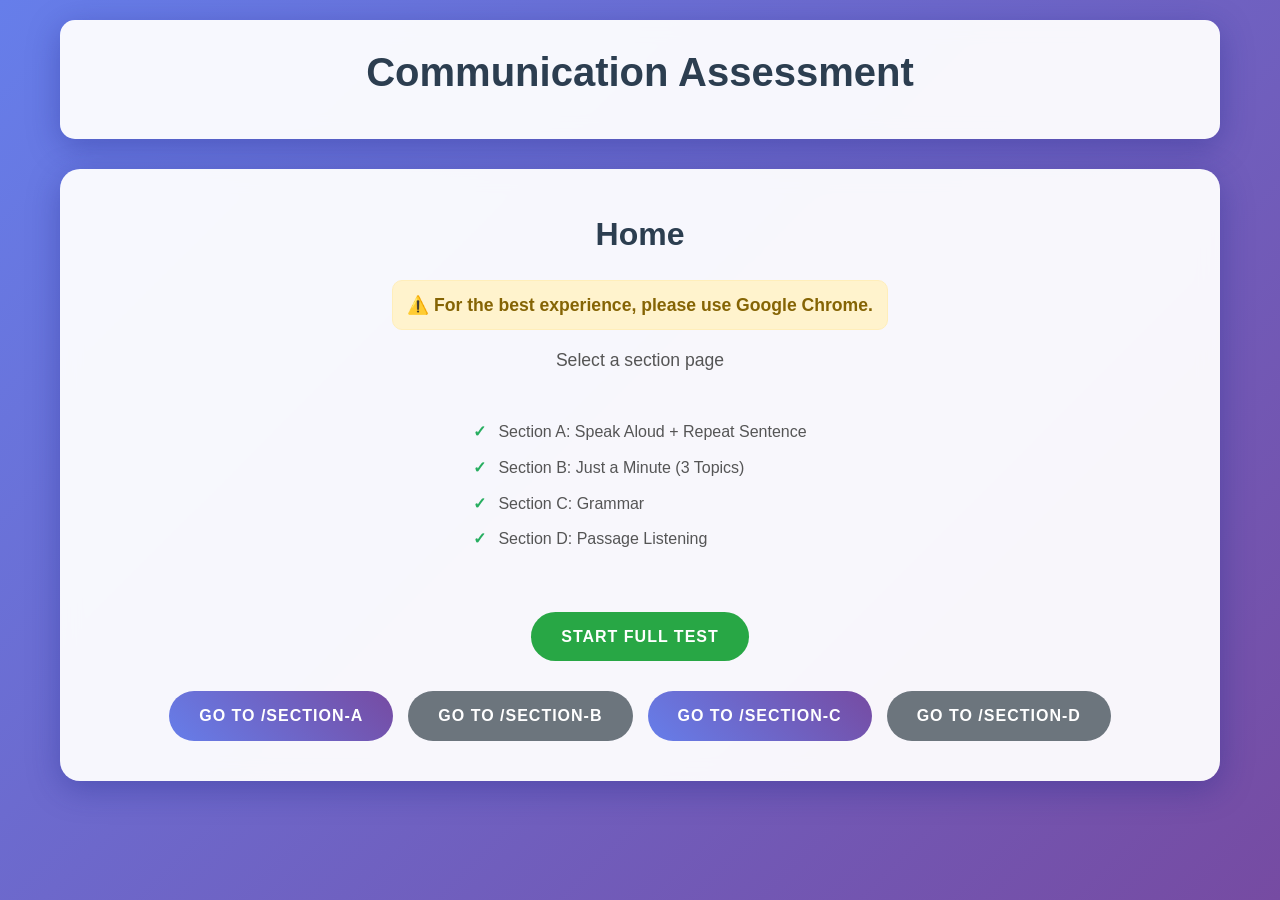
<file: index.html>
<!DOCTYPE html>
<html lang="en">
<head>
    <meta charset="UTF-8">
    <meta name="viewport" content="width=device-width, initial-scale=1.0">
    <meta name="description" content="This is a sample test for Cognizant communicatioin drive.">
    <meta name="keywords" content="Cognizant, communication, sample test, practice test, communication drive">
    <meta name="author" content="Cognizant Communication Practice Test">
    <meta property="og:title" content="Communication Assessment">
    <meta property="og:description" content="This is a sample test for Cognizant communicatioin drive.">
    <meta property="og:type" content="website">
    <title>Communication Assessment</title>
    <link rel="stylesheet" href="style.css">
</head>
<body>
    <div class="container">
        <header>
            <h1>Communication Assessment</h1>
        </header>

        <main>
            <div class="welcome-card screen active" style="display:block;">
                <h2>Home</h2>
                <p class="browser-warning">⚠️ For the best experience, please use Google Chrome.</p>
                <p>Select a section page</p>
                <ul>
                    <li>Section A: Speak Aloud + Repeat Sentence</li>
                    <li>Section B: Just a Minute (3 Topics)</li>
                    <li>Section C: Grammar</li>
                    <li>Section D: Passage Listening</li>
                </ul>
                <div class="action-buttons">
                    <a class="btn btn-success" href="full-test/">Start Full Test</a>
                </div>
                <div class="action-buttons">
                    <a class="btn btn-primary" href="section-a/">Go to /section-a</a>
                    <a class="btn btn-secondary" href="section-b/">Go to /section-b</a>
                    <a class="btn btn-primary" href="section-c/">Go to /section-c</a>
                    <a class="btn btn-secondary" href="section-d/">Go to /section-d</a>
                </div>
            </div>
        </main>
    </div>
</body>
</html>
</file>
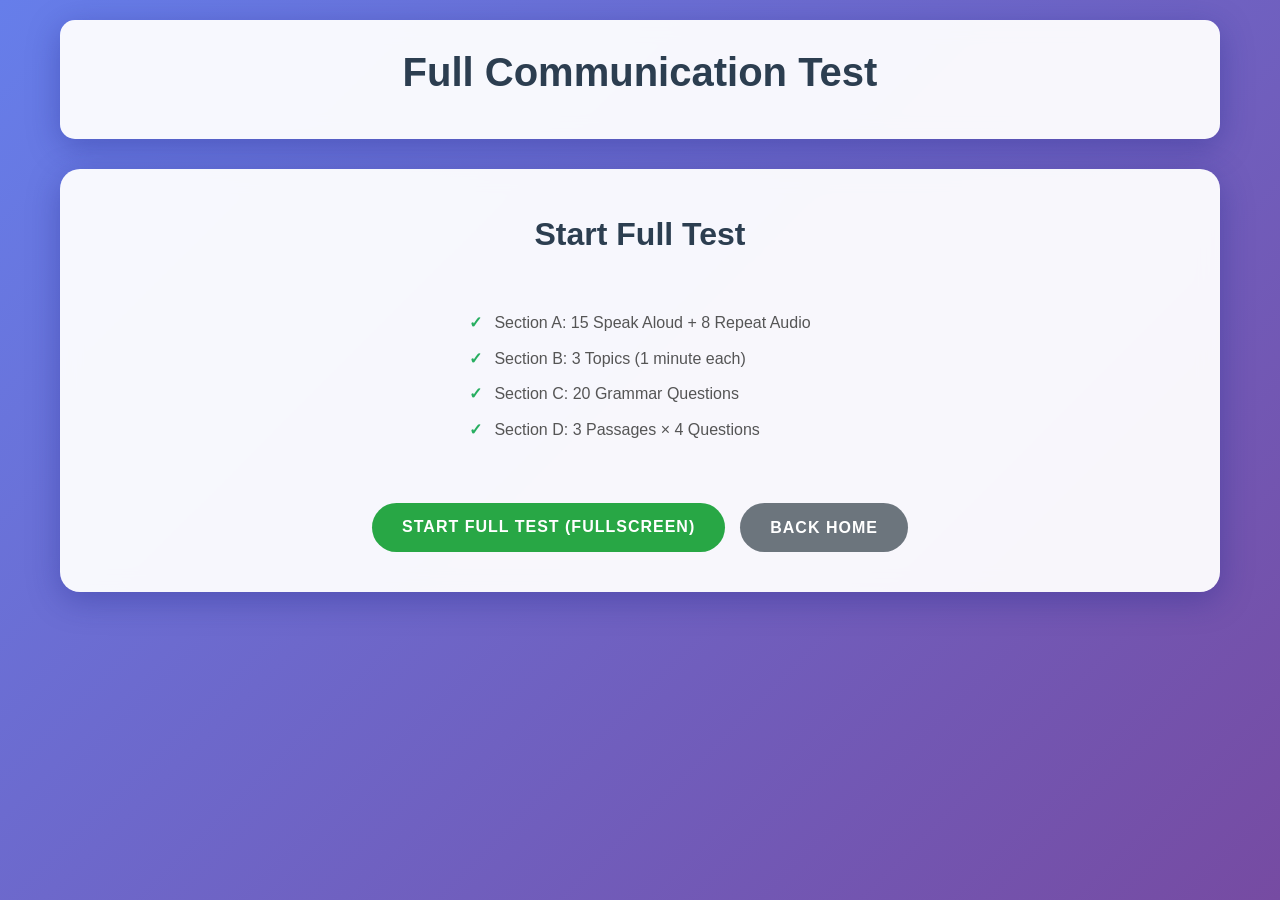
<file: full-test/index.html>
<!DOCTYPE html>
<html lang="en">
<head>
    <meta charset="UTF-8">
    <meta name="viewport" content="width=device-width, initial-scale=1.0">
    <meta name="description" content="This is a sample test for Cognizant communicatioin drive.">
    <meta name="keywords" content="Cognizant, communication, sample test, practice test, communication drive">
    <meta name="author" content="Cognizant Communication Practice Test">
    <meta property="og:title" content="Full Test">
    <meta property="og:description" content="This is a sample test for Cognizant communicatioin drive.">
    <meta property="og:type" content="website">
    <title>Full Test</title>
    <link rel="stylesheet" href="../style.css">
</head>
<body>
    <div class="container">
        <header>
            <h1>Full Communication Test</h1>
            <div class="test-info" id="test-info" style="display: none;">
                <span id="section-counter">Section</span>
                <div class="timer" id="timer">Time: 00:00</div>
            </div>
        </header>

        <main>
            <div id="start-screen" class="screen active">
                <div class="welcome-card">
                    <h2>Start Full Test</h2>
                    <ul>
                        <li>Section A: 15 Speak Aloud + 8 Repeat Audio</li>
                        <li>Section B: 3 Topics (1 minute each)</li>
                        <li>Section C: 20 Grammar Questions</li>
                        <li>Section D: 3 Passages × 4 Questions</li>
                    </ul>
                    <div class="action-buttons">
                        <button id="start-full-test" class="btn btn-success">Start Full Test (Fullscreen)</button>
                        <a class="btn btn-secondary" href="../">Back Home</a>
                    </div>

                    <div style="display:none;">
                        <button id="start-section-a"></button>
                        <button id="start-section-b"></button>
                        <button id="start-section-c"></button>
                        <button id="start-section-d"></button>
                    </div>
                </div>
            </div>

            <div id="section-a-screen" class="screen" style="display: none;">
                <div class="question-card">
                    <div class="question-header">
                        <h3 id="section-a-title">Section A</h3>
                        <p id="section-a-counter">Question 1 of 23</p>
                    </div>

                    <div id="section-a-prompt" class="answer-feedback" style="display: block;"></div>

                    <div class="navigation-buttons">
                        <button id="section-a-play" class="btn btn-primary">Play Audio</button>
                        <button id="section-a-record" class="btn btn-secondary">Record</button>
                    </div>

                    <div id="section-a-feedback" class="answer-feedback" style="display: none;"></div>

                    <div class="navigation-buttons">
                        <button id="section-a-next" class="btn btn-primary">Next</button>
                        <button id="section-a-finish" class="btn btn-success" style="display: none;">Finish Section A</button>
                    </div>
                </div>
            </div>

            <div id="section-b-screen" class="screen" style="display: none;">
                <div class="question-card">
                    <div class="question-header">
                        <h3 id="section-b-title">Section B - Just a Minute</h3>
                        <p id="section-b-counter">Topic 1 of 3</p>
                    </div>

                    <div class="answer-feedback" style="display: block;">
                        <p id="section-b-topic"></p>
                        <p id="section-b-time-left"><strong>Time Left:</strong> 60s</p>
                    </div>

                    <div class="navigation-buttons">
                        <button id="section-b-record" class="btn btn-primary">Start 1 Minute Recording</button>
                    </div>

                    <div id="section-b-feedback" class="answer-feedback" style="display: none;"></div>

                    <div class="navigation-buttons">
                        <button id="section-b-next" class="btn btn-primary">Next</button>
                        <button id="section-b-finish" class="btn btn-success" style="display: none;">Finish Section B</button>
                    </div>
                </div>
            </div>

            <div id="section-c-screen" class="screen" style="display: none;">
                <div class="question-card">
                    <div class="question-header">
                        <h3 id="section-c-question">Question</h3>
                        <p id="section-c-counter">Question 1 of 20</p>
                        <p id="section-c-topic"></p>
                    </div>

                    <div class="options-container">
                        <div class="option" data-option="0">
                            <input type="radio" name="section-c-answer" id="section-c-option0" value="0">
                            <label for="section-c-option0" id="section-c-label0">Option A</label>
                        </div>
                        <div class="option" data-option="1">
                            <input type="radio" name="section-c-answer" id="section-c-option1" value="1">
                            <label for="section-c-option1" id="section-c-label1">Option B</label>
                        </div>
                        <div class="option" data-option="2">
                            <input type="radio" name="section-c-answer" id="section-c-option2" value="2">
                            <label for="section-c-option2" id="section-c-label2">Option C</label>
                        </div>
                        <div class="option" data-option="3">
                            <input type="radio" name="section-c-answer" id="section-c-option3" value="3">
                            <label for="section-c-option3" id="section-c-label3">Option D</label>
                        </div>
                    </div>

                    <div id="section-c-feedback" class="answer-feedback" style="display: none;"></div>

                    <div class="navigation-buttons">
                        <button id="section-c-prev" class="btn btn-secondary">Previous</button>
                        <button id="section-c-next" class="btn btn-primary">Next</button>
                        <button id="section-c-finish" class="btn btn-success" style="display: none;">Finish Section C</button>
                    </div>
                </div>
            </div>

            <div id="section-d-screen" class="screen" style="display: none;">
                <div class="question-card">
                    <div class="question-header">
                        <h3 id="section-d-title">Section D</h3>
                        <p id="section-d-counter">Passage 1 - Question 1 of 4</p>
                    </div>

                    <div class="answer-feedback" style="display: block;">
                        <p id="section-d-instruction">Listen to the passage audio and answer the question.</p>
                    </div>

                    <div class="navigation-buttons">
                        <button id="section-d-play" class="btn btn-primary">Play Passage Audio</button>
                    </div>

                    <h3 id="section-d-question"></h3>
                    <div class="options-container">
                        <div class="option" data-d-option="0">
                            <input type="radio" name="section-d-answer" id="section-d-option0" value="0">
                            <label for="section-d-option0" id="section-d-label0">Option A</label>
                        </div>
                        <div class="option" data-d-option="1">
                            <input type="radio" name="section-d-answer" id="section-d-option1" value="1">
                            <label for="section-d-option1" id="section-d-label1">Option B</label>
                        </div>
                        <div class="option" data-d-option="2">
                            <input type="radio" name="section-d-answer" id="section-d-option2" value="2">
                            <label for="section-d-option2" id="section-d-label2">Option C</label>
                        </div>
                        <div class="option" data-d-option="3">
                            <input type="radio" name="section-d-answer" id="section-d-option3" value="3">
                            <label for="section-d-option3" id="section-d-label3">Option D</label>
                        </div>
                    </div>

                    <div class="navigation-buttons">
                        <button id="section-d-next" class="btn btn-primary">Next</button>
                        <button id="section-d-finish" class="btn btn-success" style="display: none;">Finish Section D</button>
                    </div>
                </div>
            </div>

            <div id="results-screen" class="screen" style="display: none;">
                <div class="results-card">
                    <h2 id="results-title">Section Completed</h2>
                    <div class="score-display">
                        <div class="score-circle" id="results-circle">
                            <span id="results-percent">0%</span>
                        </div>
                        <div class="score-details">
                            <p>Score: <span id="results-score">0</span> / <span id="results-total">0</span></p>
                            <p>Percentage: <span id="results-percentage">0</span>%</p>
                        </div>
                    </div>
                    <div id="full-test-summary" class="answer-feedback" style="display:none;"></div>
                    <div class="action-buttons">
                        <button id="results-next" class="btn btn-primary" style="display:none;">Continue</button>
                        <button id="results-home" class="btn btn-secondary">Back to Home</button>
                    </div>
                </div>
            </div>
        </main>
    </div>

    <script src="../script.js"></script>
</body>
</html>
</file>
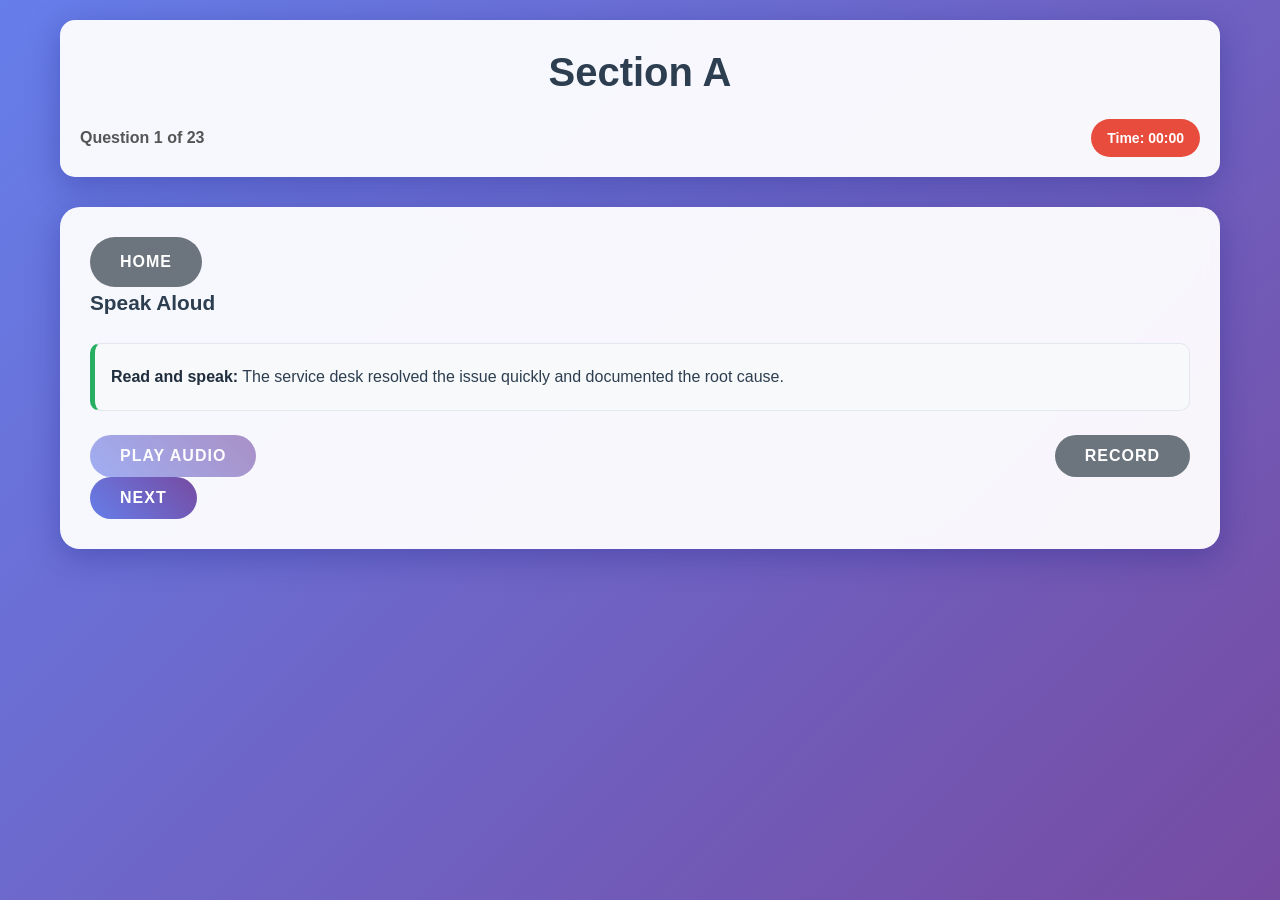
<file: section-a/index.html>
<!DOCTYPE html>
<html lang="en">
<head>
  <meta charset="UTF-8">
  <meta name="viewport" content="width=device-width, initial-scale=1.0">
  <meta name="description" content="This is a sample test for Cognizant communicatioin drive.">
  <meta name="keywords" content="Cognizant, communication, sample test, practice test, communication drive">
  <meta name="author" content="Cognizant Communication Practice Test">
  <meta property="og:title" content="Section A">
  <meta property="og:description" content="This is a sample test for Cognizant communicatioin drive.">
  <meta property="og:type" content="website">
  <title>Section A</title>
  <link rel="stylesheet" href="../style.css">
</head>
<body>
  <div class="container">
    <header>
      <h1>Section A</h1>
      <div class="test-info" style="display:flex;">
        <span id="counter">Question 1 of 23</span>
        <div class="timer" id="timer">Time: 00:00</div>
      </div>
    </header>

    <main>
      <div class="question-card">
        <p><a href="../" class="btn btn-secondary">Home</a></p>
        <div class="question-header">
          <h3 id="prompt-title">Prompt</h3>
        </div>

        <div id="prompt-box" class="answer-feedback" style="display:block;"></div>

        <div class="navigation-buttons">
          <button id="play-btn" class="btn btn-primary">Play Audio</button>
          <button id="record-btn" class="btn btn-secondary">Record</button>
        </div>

        <div id="feedback" class="answer-feedback" style="display:none;"></div>

        <div class="navigation-buttons">
          <button id="next-btn" class="btn btn-primary">Next</button>
          <button id="finish-btn" class="btn btn-success" style="display:none;">Finish</button>
        </div>
      </div>
    </main>
  </div>

  <script src="section-a.js"></script>
</body>
</html>
</file>
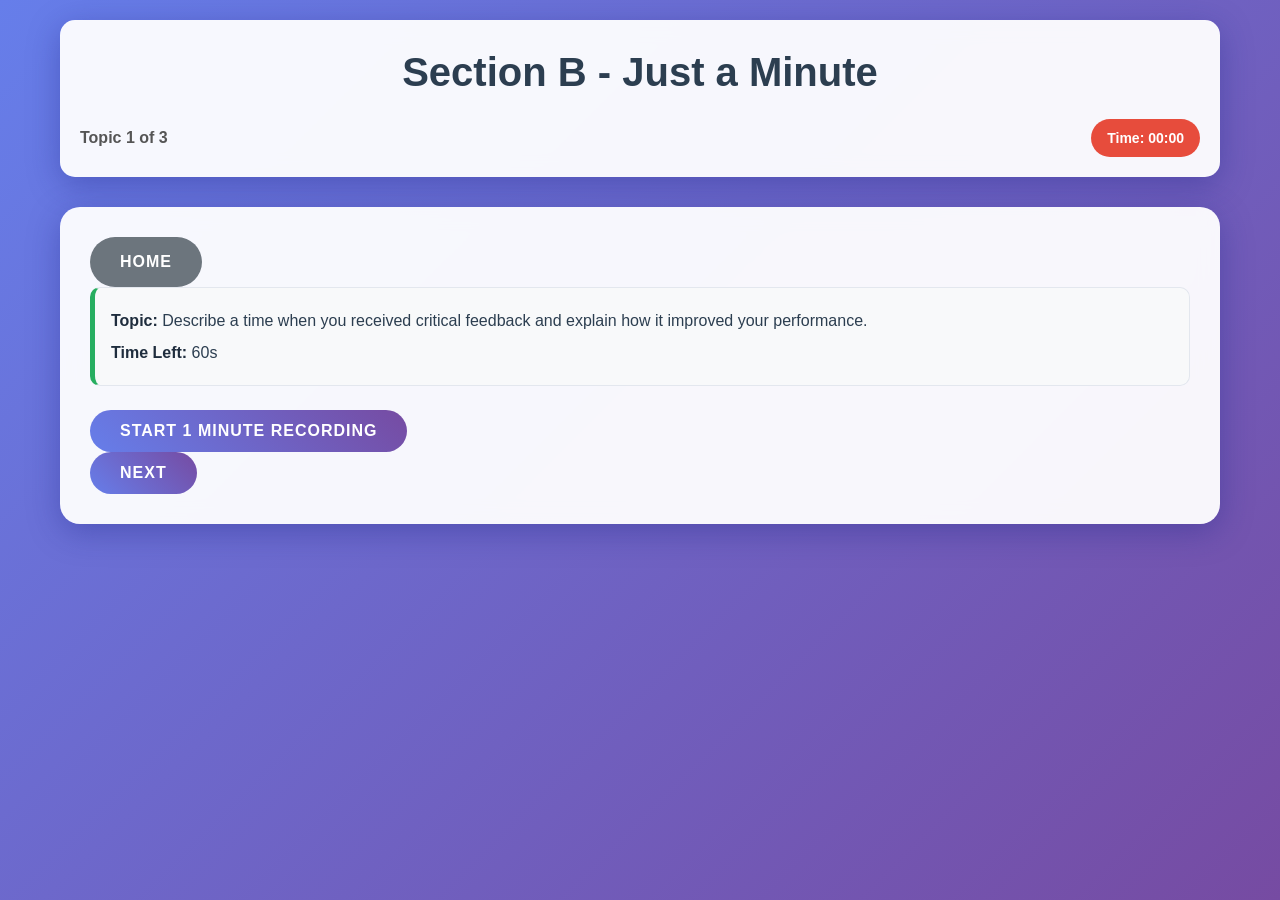
<file: section-b/index.html>
<!DOCTYPE html>
<html lang="en">
<head>
  <meta charset="UTF-8">
  <meta name="viewport" content="width=device-width, initial-scale=1.0">
  <meta name="description" content="This is a sample test for Cognizant communicatioin drive.">
  <meta name="keywords" content="Cognizant, communication, sample test, practice test, communication drive">
  <meta name="author" content="Cognizant Communication Practice Test">
  <meta property="og:title" content="Section B">
  <meta property="og:description" content="This is a sample test for Cognizant communicatioin drive.">
  <meta property="og:type" content="website">
  <title>Section B</title>
  <link rel="stylesheet" href="../style.css">
</head>
<body>
  <div class="container">
    <header>
      <h1>Section B - Just a Minute</h1>
      <div class="test-info" style="display:flex;">
        <span id="counter">Topic 1 of 3</span>
        <div class="timer" id="timer">Time: 00:00</div>
      </div>
    </header>

    <main>
      <div class="question-card">
        <p><a href="../" class="btn btn-secondary">Home</a></p>
        <div class="answer-feedback" style="display:block;">
          <p id="topic"></p>
          <p id="left"><strong>Time Left:</strong> 60s</p>
        </div>

        <div class="navigation-buttons">
          <button id="record-btn" class="btn btn-primary">Start 1 Minute Recording</button>
        </div>

        <div id="feedback" class="answer-feedback" style="display:none;"></div>

        <div class="navigation-buttons">
          <button id="next-btn" class="btn btn-primary">Next</button>
          <button id="finish-btn" class="btn btn-success" style="display:none;">Finish</button>
        </div>
      </div>
    </main>
  </div>

  <script src="section-b.js"></script>
</body>
</html>
</file>
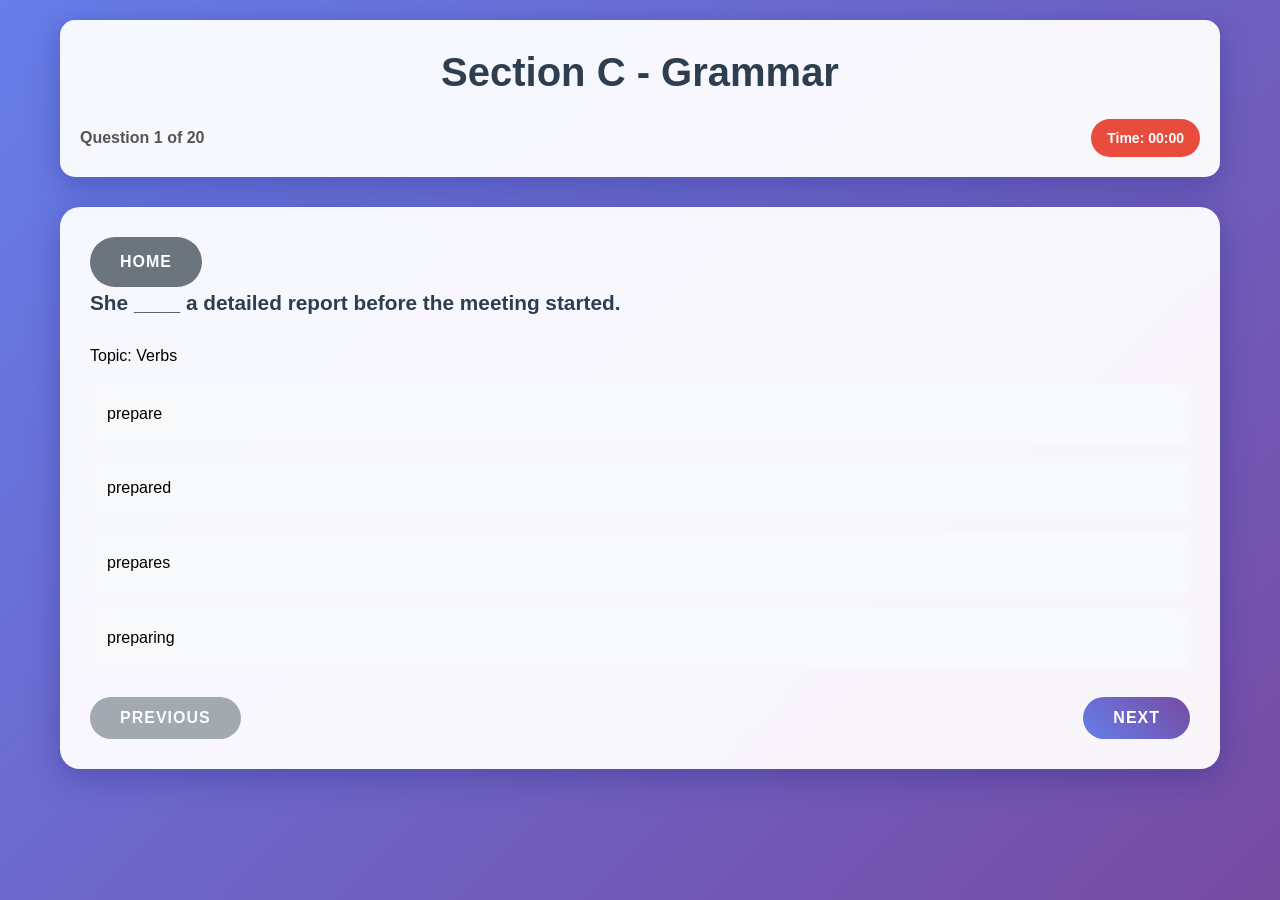
<file: section-c/index.html>
<!DOCTYPE html>
<html lang="en">
<head>
  <meta charset="UTF-8">
  <meta name="viewport" content="width=device-width, initial-scale=1.0">
  <meta name="description" content="This is a sample test for Cognizant communicatioin drive.">
  <meta name="keywords" content="Cognizant, communication, sample test, practice test, communication drive">
  <meta name="author" content="Cognizant Communication Practice Test">
  <meta property="og:title" content="Section C">
  <meta property="og:description" content="This is a sample test for Cognizant communicatioin drive.">
  <meta property="og:type" content="website">
  <title>Section C</title>
  <link rel="stylesheet" href="../style.css">
</head>
<body>
  <div class="container">
    <header>
      <h1>Section C - Grammar</h1>
      <div class="test-info" style="display:flex;">
        <span id="counter">Question 1 of 20</span>
        <div class="timer" id="timer">Time: 00:00</div>
      </div>
    </header>

    <main>
      <div class="question-card">
        <p><a href="../" class="btn btn-secondary">Home</a></p>
        <div class="question-header">
          <h3 id="question">Question</h3>
          <p id="topic"></p>
        </div>

        <div class="options-container">
          <div class="option" data-option="0"><input type="radio" name="ans" id="o0" value="0"><label for="o0" id="l0">A</label></div>
          <div class="option" data-option="1"><input type="radio" name="ans" id="o1" value="1"><label for="o1" id="l1">B</label></div>
          <div class="option" data-option="2"><input type="radio" name="ans" id="o2" value="2"><label for="o2" id="l2">C</label></div>
          <div class="option" data-option="3"><input type="radio" name="ans" id="o3" value="3"><label for="o3" id="l3">D</label></div>
        </div>

        <div id="feedback" class="answer-feedback" style="display:none;"></div>

        <div class="navigation-buttons">
          <button id="prev-btn" class="btn btn-secondary">Previous</button>
          <button id="next-btn" class="btn btn-primary">Next</button>
          <button id="finish-btn" class="btn btn-success" style="display:none;">Finish</button>
        </div>
      </div>
    </main>
  </div>

  <script src="section-c.js"></script>
</body>
</html>
</file>
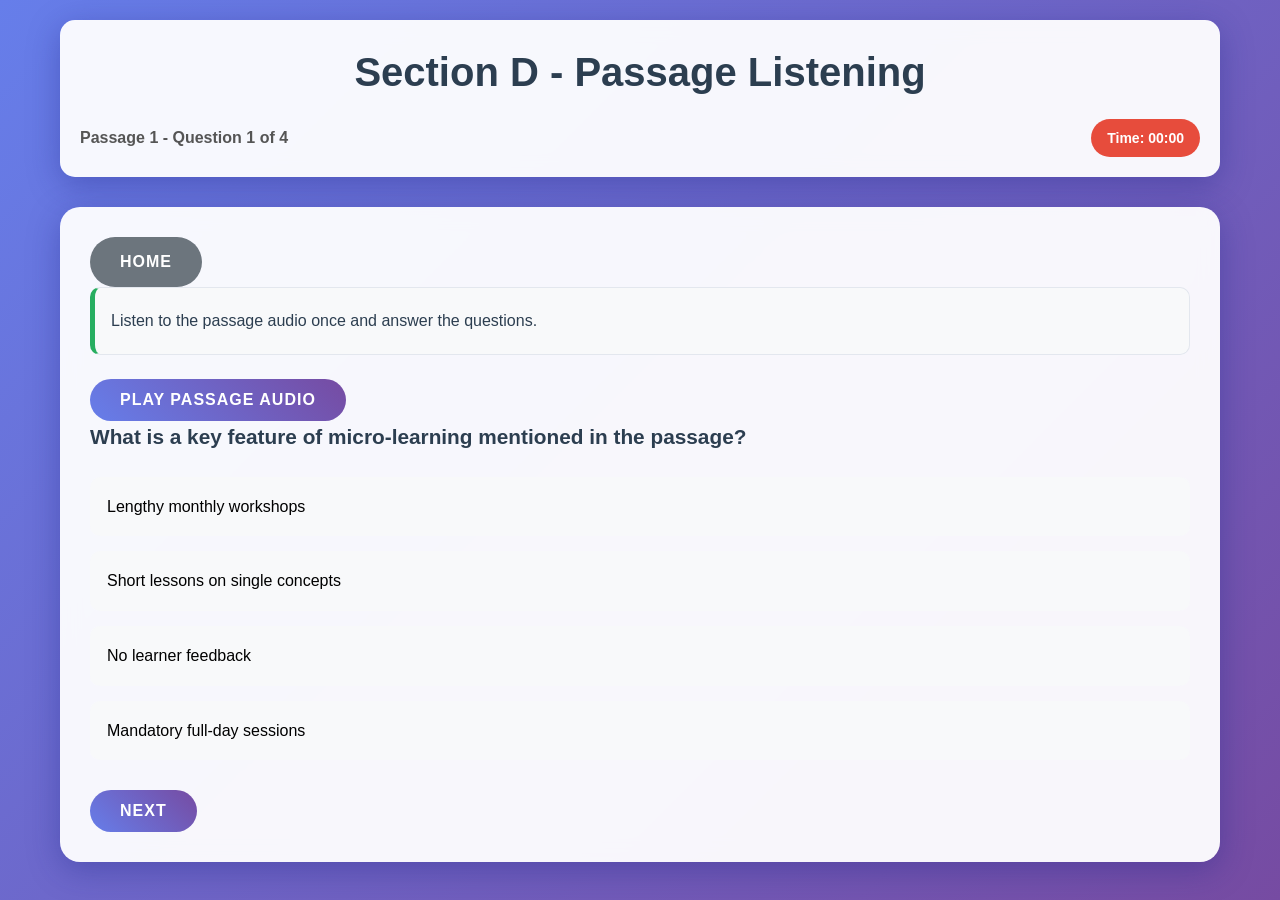
<file: section-d/index.html>
<!DOCTYPE html>
<html lang="en">
<head>
  <meta charset="UTF-8">
  <meta name="viewport" content="width=device-width, initial-scale=1.0">
  <meta name="description" content="This is a sample test for Cognizant communicatioin drive.">
  <meta name="keywords" content="Cognizant, communication, sample test, practice test, communication drive">
  <meta name="author" content="Cognizant Communication Practice Test">
  <meta property="og:title" content="Section D">
  <meta property="og:description" content="This is a sample test for Cognizant communicatioin drive.">
  <meta property="og:type" content="website">
  <title>Section D</title>
  <link rel="stylesheet" href="../style.css">
</head>
<body>
  <div class="container">
    <header>
      <h1>Section D - Passage Listening</h1>
      <div class="test-info" style="display:flex;">
        <span id="counter">Passage 1 - Q1</span>
        <div class="timer" id="timer">Time: 00:00</div>
      </div>
    </header>

    <main>
      <div class="question-card">
        <p><a href="../" class="btn btn-secondary">Home</a></p>
        <div class="answer-feedback" style="display:block;">
          <p>Listen to the passage audio once and answer the questions.</p>
        </div>
        <div class="navigation-buttons">
          <button id="play-btn" class="btn btn-primary">Play Passage Audio</button>
        </div>

        <div class="question-header"><h3 id="question">Question</h3></div>

        <div class="options-container">
          <div class="option" data-option="0"><input type="radio" name="ans" id="o0" value="0"><label for="o0" id="l0">A</label></div>
          <div class="option" data-option="1"><input type="radio" name="ans" id="o1" value="1"><label for="o1" id="l1">B</label></div>
          <div class="option" data-option="2"><input type="radio" name="ans" id="o2" value="2"><label for="o2" id="l2">C</label></div>
          <div class="option" data-option="3"><input type="radio" name="ans" id="o3" value="3"><label for="o3" id="l3">D</label></div>
        </div>

        <div class="navigation-buttons">
          <button id="next-btn" class="btn btn-primary">Next</button>
          <button id="finish-btn" class="btn btn-success" style="display:none;">Finish</button>
        </div>
      </div>
    </main>
  </div>

  <script src="section-d.js"></script>
</body>
</html>
</file>
<file: style.css>
* {
    margin: 0;
    padding: 0;
    box-sizing: border-box;
}

body {
    font-family: 'Segoe UI', Tahoma, Geneva, Verdana, sans-serif;
    background: linear-gradient(135deg, #667eea 0%, #764ba2 100%);
    min-height: 100vh;
    line-height: 1.6;
}

.container {
    max-width: 1200px;
    margin: 0 auto;
    padding: 20px;
}

header {
    background: rgba(255, 255, 255, 0.95);
    backdrop-filter: blur(10px);
    border-radius: 15px;
    padding: 20px;
    margin-bottom: 30px;
    box-shadow: 0 8px 32px rgba(31, 38, 135, 0.37);
}

header h1 {
    color: #2c3e50;
    text-align: center;
    margin-bottom: 15px;
    font-size: 2.5em;
}

.test-info {
    display: flex;
    justify-content: space-between;
    align-items: center;
    font-weight: 600;
    color: #555;
}

.timer {
    background: #e74c3c;
    color: white;
    padding: 8px 16px;
    border-radius: 20px;
    font-size: 14px;
}

/* Screen Management */
.screen {
    display: none;
}

.screen.active {
    display: block;
}

/* Welcome Screen */
.welcome-card {
    background: rgba(255, 255, 255, 0.95);
    backdrop-filter: blur(10px);
    border-radius: 20px;
    padding: 40px;
    text-align: center;
    box-shadow: 0 8px 32px rgba(31, 38, 135, 0.37);
}

.welcome-card h2 {
    color: #2c3e50;
    margin-bottom: 20px;
    font-size: 2em;
}

.welcome-card p {
    color: #555;
    margin-bottom: 15px;
    font-size: 1.1em;
}

.welcome-card .browser-warning {
    display: inline-block;
    background: #fff3cd;
    color: #856404;
    border: 1px solid #ffeeba;
    border-radius: 10px;
    padding: 10px 14px;
    margin-bottom: 16px;
    font-weight: 600;
}

.welcome-card ul {
    list-style: none;
    text-align: left;
    display: inline-block;
    margin: 20px 0;
}

.welcome-card li {
    color: #555;
    margin: 10px 0;
    padding-left: 25px;
    position: relative;
}

.welcome-card li::before {
    content: "✓";
    position: absolute;
    left: 0;
    color: #27ae60;
    font-weight: bold;
}

/* Question Screen */
#question-screen {
    display: grid;
    grid-template-columns: 1fr 280px;
    gap: 25px;
    align-items: start;
}

.question-card {
    background: rgba(255, 255, 255, 0.95);
    backdrop-filter: blur(10px);
    border-radius: 20px;
    padding: 30px;
    box-shadow: 0 8px 32px rgba(31, 38, 135, 0.37);
}

.question-header h3 {
    color: #2c3e50;
    margin-bottom: 25px;
    font-size: 1.3em;
    line-height: 1.5;
}

#speaking-counter {
    color: #555;
    margin-top: -10px;
    margin-bottom: 20px;
    font-weight: 600;
}

.options-container {
    margin-bottom: 30px;
}

.option {
    background: #f8f9fa;
    margin: 15px 0;
    padding: 15px;
    border-radius: 10px;
    border: 2px solid transparent;
    transition: all 0.3s ease;
    cursor: pointer;
}

.option:hover {
    background: #e9ecef;
    border-color: #667eea;
}

.option.selected {
    background: #667eea;
    color: white;
    border-color: #667eea;
}

.option.option-correct,
.option.option-correct-answer {
    background: #d4edda;
    color: #155724;
    border-color: #27ae60;
}

.option.option-wrong {
    background: #f8d7da;
    color: #721c24;
    border-color: #e74c3c;
}

.option.option-correct-answer {
    display: flex;
    align-items: center;
    justify-content: space-between;
}

.option.option-correct-answer::after {
    content: "✓";
    font-size: 18px;
    font-weight: 700;
    color: #1e7e34;
}

.option input[type="radio"] {
    display: none;
}

.option label {
    cursor: pointer;
    font-weight: 500;
    display: block;
    width: 100%;
}

.answer-feedback {
    background: #f8f9fa;
    border: 1px solid #e3e7ee;
    border-left: 5px solid #27ae60;
    border-radius: 10px;
    padding: 14px 16px;
    margin-bottom: 24px;
}

.answer-feedback p {
    margin: 6px 0;
    color: #2c3e50;
}

.answer-feedback strong {
    color: #1f2d3d;
}

#speaking-feedback {
    margin-top: 20px;
}

.manual-input {
    width: 100%;
    padding: 10px 12px;
    border: 1px solid #d3d9e3;
    border-radius: 8px;
    font-size: 15px;
    color: #2c3e50;
}

.manual-input:focus {
    outline: none;
    border-color: #667eea;
}

.navigation-buttons {
    display: flex;
    justify-content: space-between;
    gap: 15px;
}

/* Question Navigation */
.question-nav {
    background: rgba(255, 255, 255, 0.95);
    backdrop-filter: blur(10px);
    border-radius: 20px;
    padding: 25px;
    height: fit-content;
    box-shadow: 0 8px 32px rgba(31, 38, 135, 0.37);
}

.question-nav h4 {
    color: #2c3e50;
    margin-bottom: 20px;
    text-align: center;
}

.question-grid {
    display: grid;
    grid-template-columns: repeat(5, 1fr);
    gap: 10px;
}

.question-number {
    width: 40px;
    height: 40px;
    border: 2px solid #ddd;
    border-radius: 50%;
    display: flex;
    align-items: center;
    justify-content: center;
    cursor: pointer;
    font-weight: bold;
    color: #555;
    background: white;
    transition: all 0.3s ease;
}

.question-number:hover {
    border-color: #667eea;
    color: #667eea;
}

.question-number.answered {
    background: #27ae60;
    color: white;
    border-color: #27ae60;
}

.question-number.current {
    background: #667eea;
    color: white;
    border-color: #667eea;
}

/* Results Screen */
.results-card {
    background: rgba(255, 255, 255, 0.95);
    backdrop-filter: blur(10px);
    border-radius: 20px;
    padding: 40px;
    text-align: center;
    box-shadow: 0 8px 32px rgba(31, 38, 135, 0.37);
}

.results-card h2 {
    color: #2c3e50;
    margin-bottom: 30px;
    font-size: 2.2em;
}

.score-display {
    display: flex;
    justify-content: center;
    align-items: center;
    gap: 40px;
    margin-bottom: 30px;
}

.score-circle {
    width: 150px;
    height: 150px;
    border-radius: 50%;
    background: conic-gradient(#27ae60 0%, #27ae60 var(--percentage, 0%), #e9ecef var(--percentage, 0%));
    display: flex;
    align-items: center;
    justify-content: center;
    position: relative;
}

.score-circle::before {
    content: '';
    width: 120px;
    height: 120px;
    background: white;
    border-radius: 50%;
    position: absolute;
}

.score-circle span {
    position: relative;
    z-index: 1;
    font-size: 1.5em;
    font-weight: bold;
    color: #2c3e50;
}

.score-details {
    text-align: left;
}

.score-details p {
    margin: 10px 0;
    font-size: 1.1em;
    color: #555;
}

.performance-feedback {
    background: #f8f9fa;
    border-radius: 15px;
    padding: 20px;
    margin: 20px 0;
}

.performance-feedback h3 {
    color: #2c3e50;
    margin-bottom: 10px;
}

.action-buttons {
    display: flex;
    justify-content: center;
    gap: 15px;
    margin-top: 30px;
}

/* Review Screen */
.review-card {
    background: rgba(255, 255, 255, 0.95);
    backdrop-filter: blur(10px);
    border-radius: 20px;
    padding: 30px;
    box-shadow: 0 8px 32px rgba(31, 38, 135, 0.37);
}

.review-card h2 {
    color: #2c3e50;
    margin-bottom: 30px;
    text-align: center;
}

.review-question {
    border: 1px solid #ddd;
    border-radius: 10px;
    padding: 20px;
    margin: 20px 0;
}

.review-question h4 {
    color: #2c3e50;
    margin-bottom: 15px;
}

.review-option {
    padding: 8px 15px;
    margin: 5px 0;
    border-radius: 5px;
}

.review-option.correct {
    background: #d4edda;
    color: #155724;
    border: 1px solid #c3e6cb;
}

.review-option.wrong {
    background: #f8d7da;
    color: #721c24;
    border: 1px solid #f5c6cb;
}

.review-option.user-selected {
    font-weight: bold;
}

/* Buttons */
.btn {
    display: inline-block;
    padding: 12px 30px;
    border: none;
    border-radius: 25px;
    font-size: 16px;
    font-weight: 600;
    cursor: pointer;
    transition: all 0.3s ease;
    text-transform: uppercase;
    letter-spacing: 1px;
    text-decoration: none;
    text-align: center;
}

.btn-primary {
    background: linear-gradient(45deg, #667eea, #764ba2);
    color: white;
}

.btn-primary:hover {
    transform: translateY(-2px);
    box-shadow: 0 8px 25px rgba(102, 126, 234, 0.4);
}

.btn-secondary {
    background: #6c757d;
    color: white;
}

.btn-secondary:hover {
    background: #5a6268;
    transform: translateY(-2px);
}

.btn-success {
    background: #28a745;
    color: white;
}

.btn-success:hover {
    background: #218838;
    transform: translateY(-2px);
}

.btn:disabled {
    opacity: 0.6;
    cursor: not-allowed;
    transform: none;
}

/* Responsive Design */
@media (max-width: 480px) {
    #question-screen {
        grid-template-columns: 1fr;
    }
    
    .question-nav {
        order: -1;
    }
    
    .score-display {
        flex-direction: column;
        gap: 20px;
    }
    
    .score-details {
        text-align: center;
    }
    
    .navigation-buttons {
        flex-direction: column;
    }
    
    .action-buttons {
        flex-direction: column;
    }
    
    header h1 {
        font-size: 2em;
    }
    
    .test-info {
        flex-direction: column;
        gap: 10px;
    }
}

/* Animations */
@keyframes fadeIn {
    from {
        opacity: 0;
        transform: translateY(20px);
    }
    to {
        opacity: 1;
        transform: translateY(0);
    }
}

.screen.active {
    animation: fadeIn 0.5s ease;
}

.option {
    animation: fadeIn 0.3s ease forwards;
}

.option:nth-child(1) { animation-delay: 0.1s; }
.option:nth-child(2) { animation-delay: 0.2s; }
.option:nth-child(3) { animation-delay: 0.3s; }
.option:nth-child(4) { animation-delay: 0.4s; }
</file>
